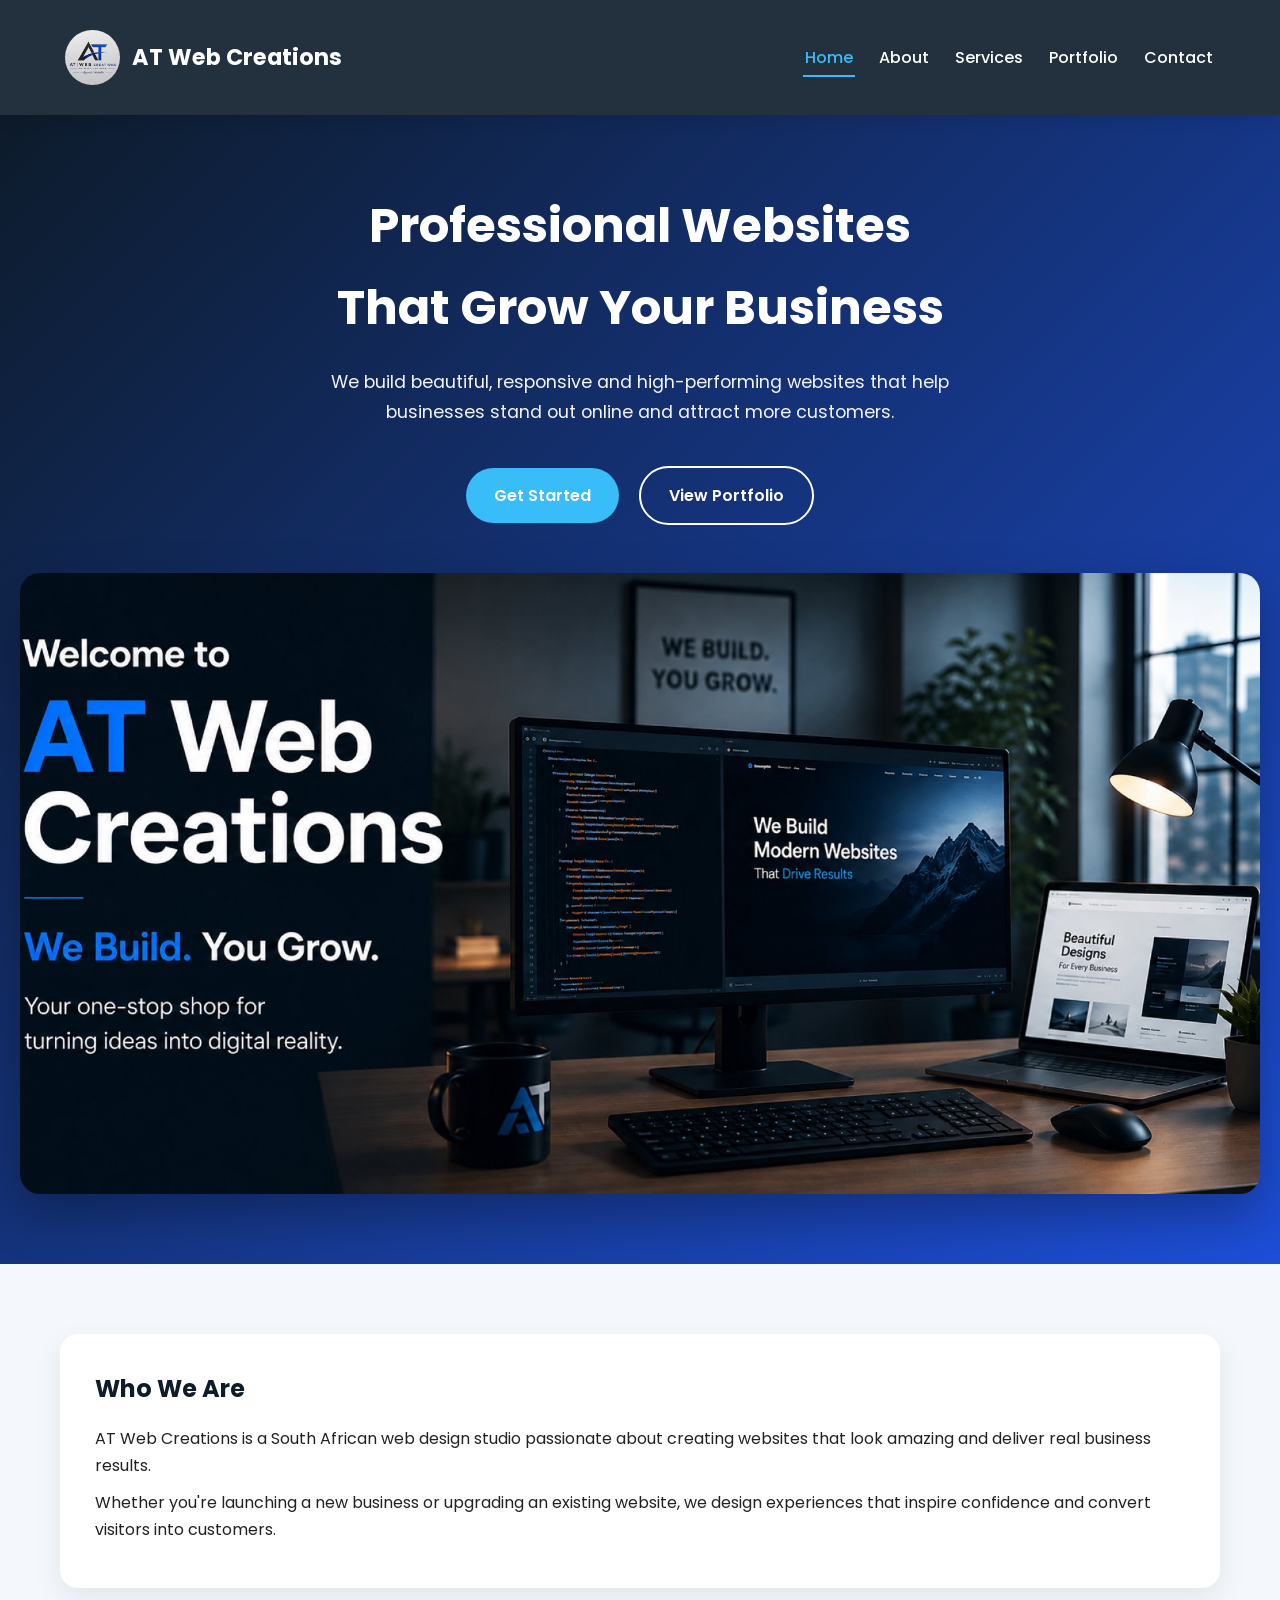
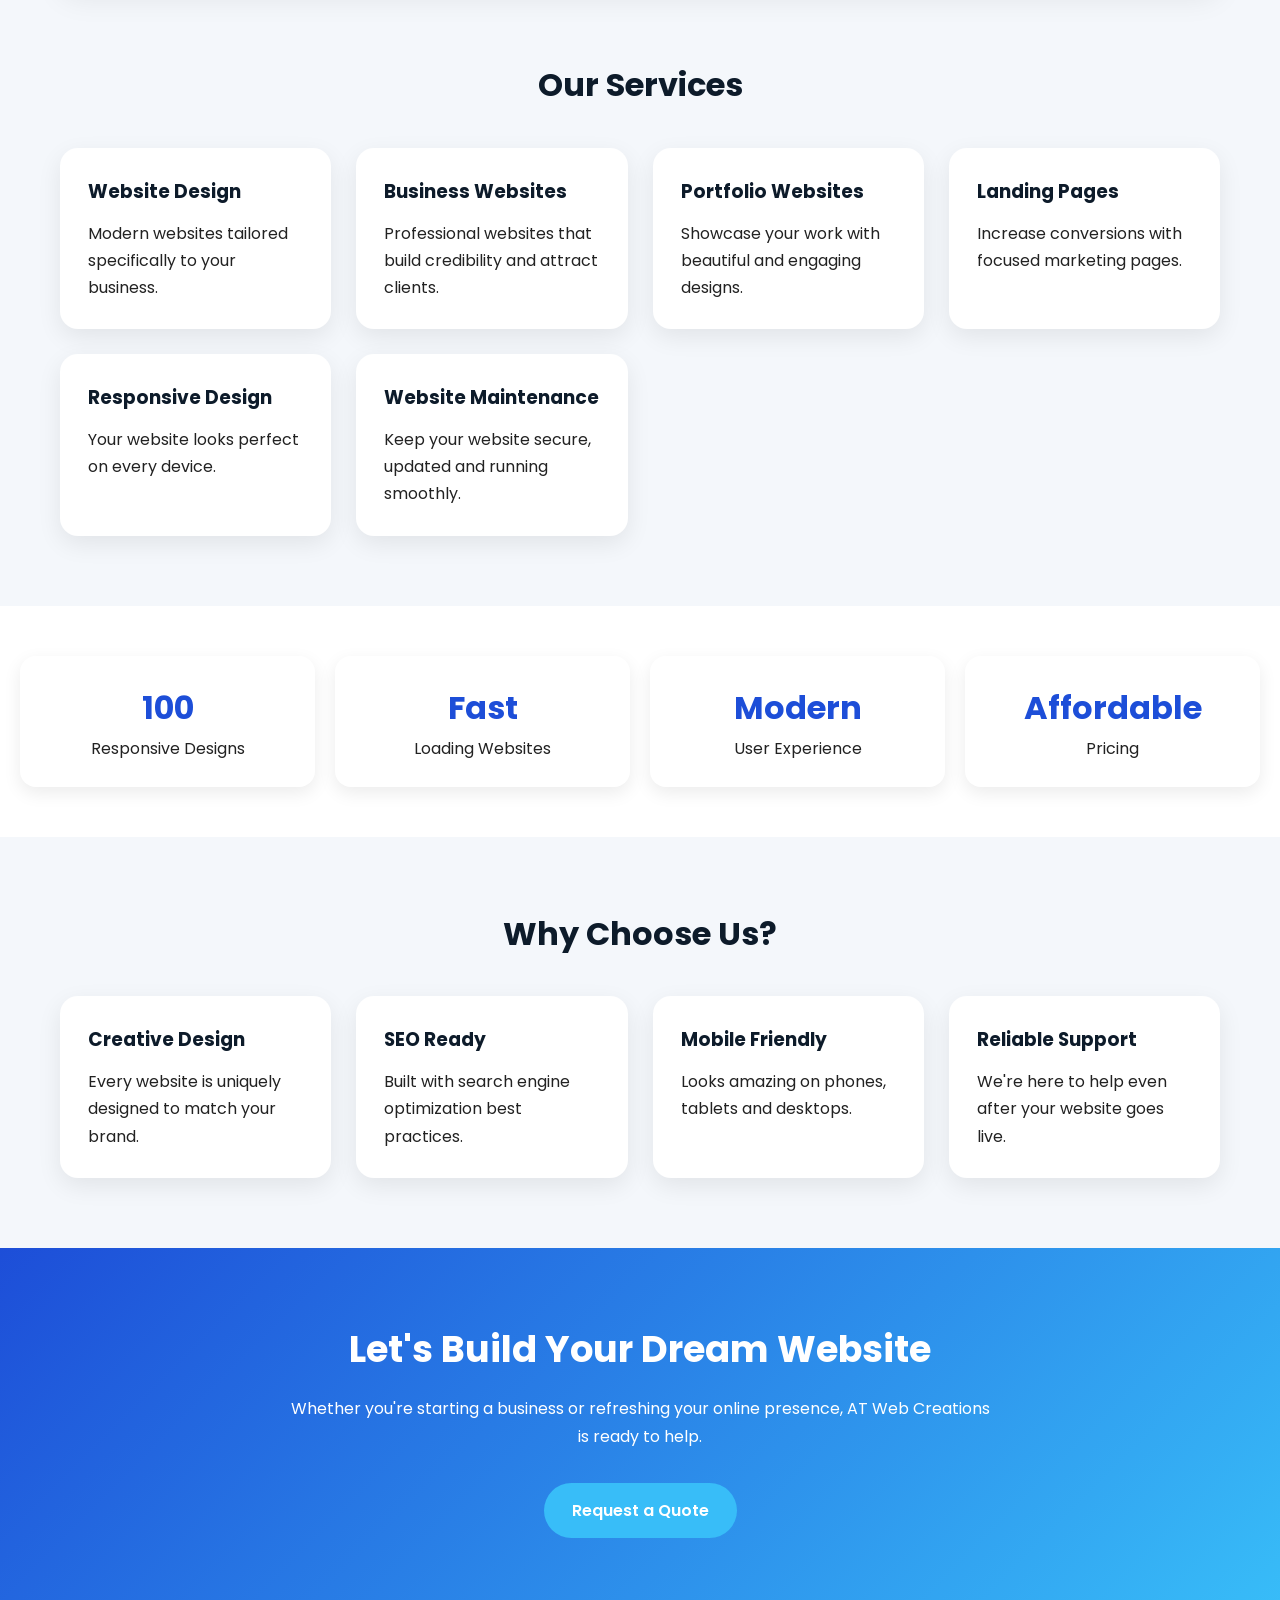
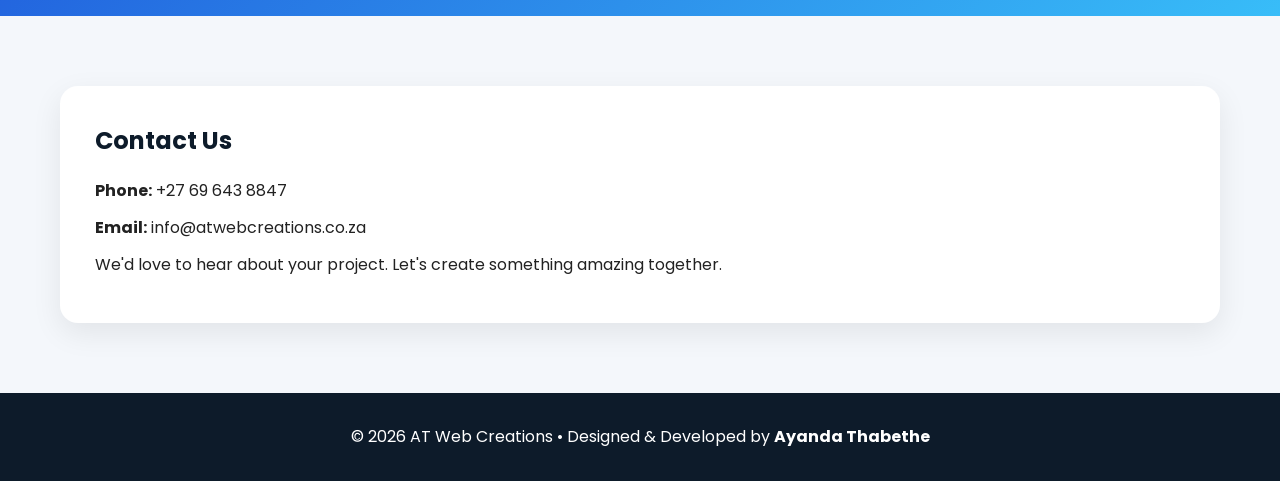
<file: index.html>
<!DOCTYPE html>
<html lang="en">

<head>

<meta charset="UTF-8">
<meta name="viewport" content="width=device-width, initial-scale=1.0">

<title>AT Web Creations | Professional Website Design South Africa</title>

<meta name="description"
content="AT Web Creations designs modern, responsive and affordable websites for businesses, entrepreneurs and personal brands.">

<link rel="stylesheet" href="CSS_assets/mystyle.css">

<script src="myjavascript/script.js" defer></script>

<link href="https://fonts.googleapis.com/css2?family=Poppins:wght@300;400;500;600;700&display=swap" rel="stylesheet">

</head>

<body>

<!-- HEADER -->

<header>

<nav>

<div class="logo">

<a href="index.html">

<img src="images/logo.png" alt="AT Web Creations Logo">

</a>

<h1>AT Web Creations</h1>

</div>

<ul class="navbar">

<li><a href="index.html">Home</a></li>

<li><a href="aboutus.html">About</a></li>

<li><a href="services.html">Services</a></li>

<li><a href="portfolio.html">Portfolio</a></li>

<li><a href="contact.html">Contact</a></li>

</ul>

</nav>

</header>

<!-- HERO -->

<section class="hero reveal">

<div class="hero-content">

<h2>Professional Websites That Grow Your Business</h2>

<p>

We build beautiful, responsive and high-performing websites that help
businesses stand out online and attract more customers.

</p>

<div class="hero-buttons">

<a href="contact.html" class="btn">Get Started</a>

<a href="portfolio.html" class="btn-outline">View Portfolio</a>

</div>

</div>

<div class="hero-image">

<img src="images/AT_webcreations_heroimage.jpg"
alt="Professional Website Design">

</div>

</section>

<!-- ABOUT -->

<section class="container reveal">

<div class="card">

<h2>Who We Are</h2>

<p>

AT Web Creations is a South African web design studio passionate about
creating websites that look amazing and deliver real business results.

</p>

<p>

Whether you're launching a new business or upgrading an existing website,
we design experiences that inspire confidence and convert visitors into
customers.

</p>

</div>

</section>

<!-- SERVICES -->

<section class="container reveal">

<h2 class="section-title">Our Services</h2>

<div class="services-grid">

<div class="service-card">

<h3>Website Design</h3>

<p>Modern websites tailored specifically to your business.</p>

</div>

<div class="service-card">

<h3>Business Websites</h3>

<p>Professional websites that build credibility and attract clients.</p>

</div>

<div class="service-card">

<h3>Portfolio Websites</h3>

<p>Showcase your work with beautiful and engaging designs.</p>

</div>

<div class="service-card">

<h3>Landing Pages</h3>

<p>Increase conversions with focused marketing pages.</p>

</div>

<div class="service-card">

<h3>Responsive Design</h3>

<p>Your website looks perfect on every device.</p>

</div>

<div class="service-card">

<h3>Website Maintenance</h3>

<p>Keep your website secure, updated and running smoothly.</p>

</div>

</div>

</section>

<!-- STATS -->

<section class="stats reveal">

<div class="stat">

<h2>100%</h2>

<p>Responsive Designs</p>

</div>

<div class="stat">

<h2>Fast</h2>

<p>Loading Websites</p>

</div>

<div class="stat">

<h2>Modern</h2>

<p>User Experience</p>

</div>

<div class="stat">

<h2>Affordable</h2>

<p>Pricing</p>

</div>

</section>

<!-- WHY CHOOSE US -->

<section class="container reveal">

<h2 class="section-title">Why Choose Us?</h2>

<div class="services-grid">

<div class="service-card">

<h3>Creative Design</h3>

<p>Every website is uniquely designed to match your brand.</p>

</div>

<div class="service-card">

<h3>SEO Ready</h3>

<p>Built with search engine optimization best practices.</p>

</div>

<div class="service-card">

<h3>Mobile Friendly</h3>

<p>Looks amazing on phones, tablets and desktops.</p>

</div>

<div class="service-card">

<h3>Reliable Support</h3>

<p>We're here to help even after your website goes live.</p>

</div>

</div>

</section>

<!-- CALL TO ACTION -->

<section class="cta reveal">

<h2>Let's Build Your Dream Website</h2>

<p>

Whether you're starting a business or refreshing your online presence,
AT Web Creations is ready to help.

</p>

<a href="contact.html" class="btn">Request a Quote</a>

</section>

<!-- CONTACT -->

<section class="container reveal">

<div class="card">

<h2>Contact Us</h2>

<p><strong>Phone:</strong> +27 69 643 8847</p>

<p><strong>Email:</strong> info@atwebcreations.co.za</p>

<p>

We'd love to hear about your project.
Let's create something amazing together.

</p>

</div>

</section>

<!-- FOOTER -->

<footer>

<p>

© 2026 AT Web Creations • Designed & Developed by
<strong>Ayanda Thabethe</strong>

</p>

</footer>

</body>

</html>
</file>
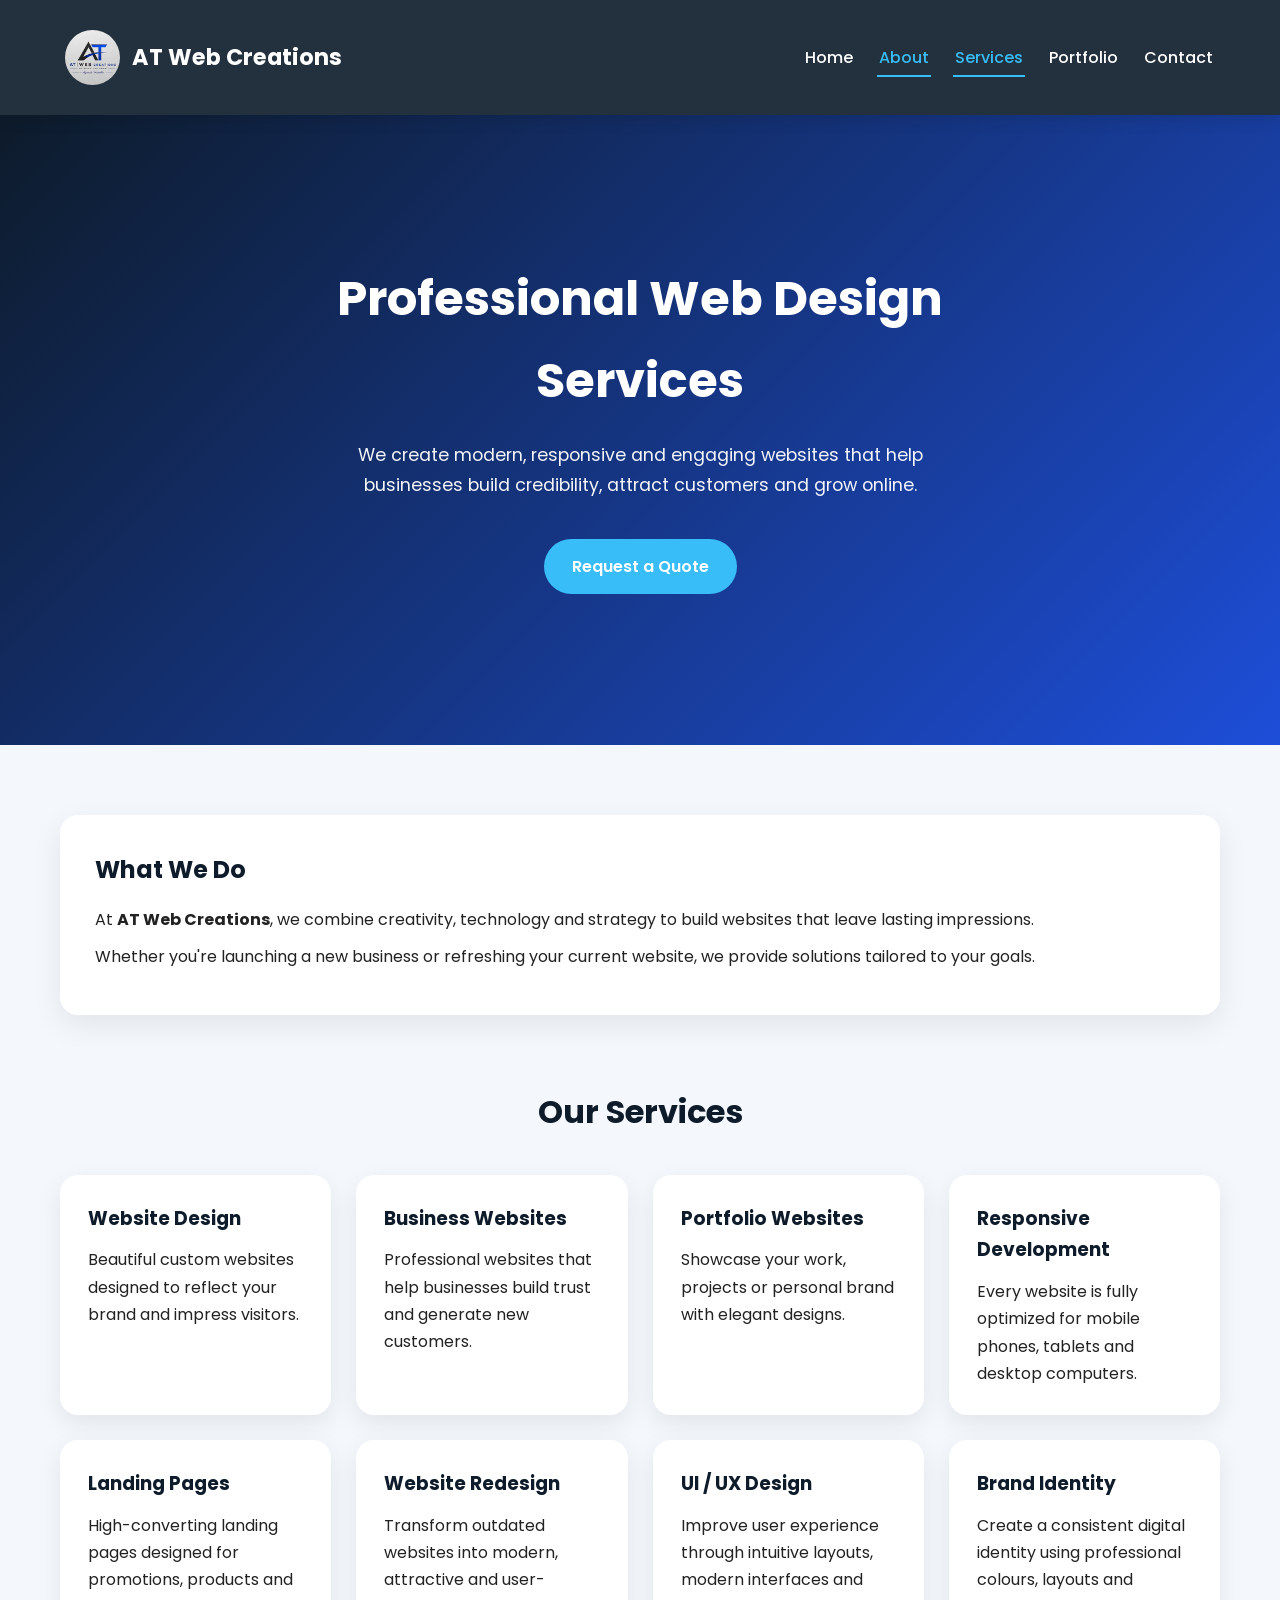
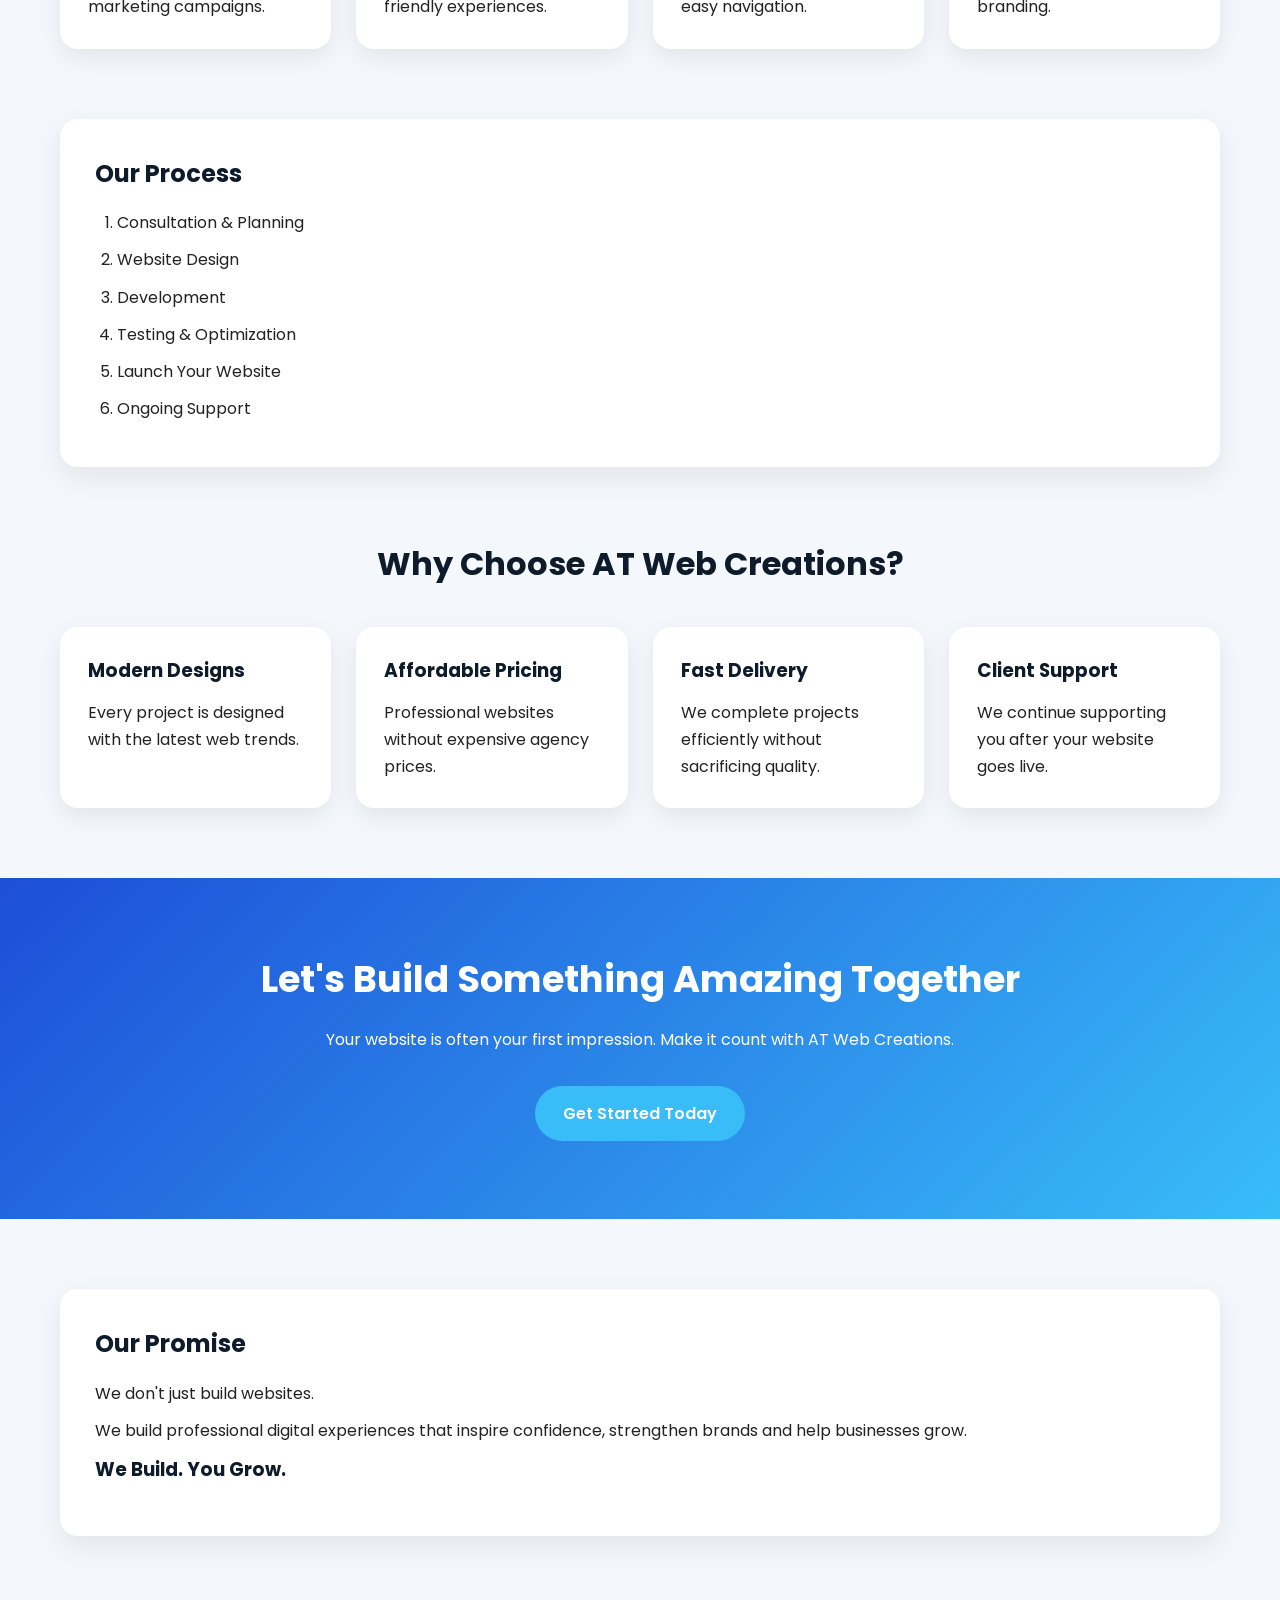
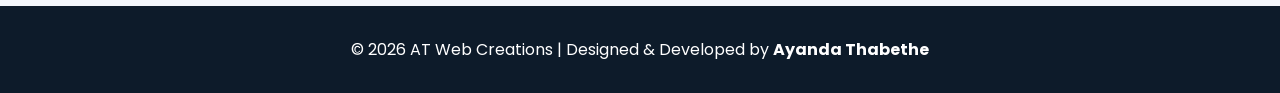
<file: aboutus.html>
<!DOCTYPE html>
<html lang="en">

<head>

    <meta charset="UTF-8">
    <meta name="viewport" content="width=device-width, initial-scale=1.0">

    <title>AT Web Creations | Our Services</title>

    <meta name="description"
        content="Explore the professional web design services offered by AT Web Creations. We create modern, responsive and affordable websites for businesses and personal brands.">

    <!-- CSS -->
    <link rel="stylesheet" href="CSS_assets/mystyle.css">

    <!-- JavaScript -->
    <script src="myjavascript/script.js" defer></script>

    <!-- Google Fonts -->
    <link href="https://fonts.googleapis.com/css2?family=Poppins:wght@300;400;500;600;700&display=swap"
        rel="stylesheet">

</head>

<body>

    <!-- ================= HEADER ================= -->

    <header>

        <nav>

            <div class="logo">

                <a href="index.html">
                    <img src="images/logo.png" alt="AT Web Creations Logo">
                </a>

                <h1>AT Web Creations</h1>

            </div>

            <ul class="navbar">

                <li><a href="index.html">Home</a></li>

                <li><a href="aboutus.html">About</a></li>

                <li><a href="services.html" class="active">Services</a></li>

                <li><a href="portfolio.html">Portfolio</a></li>

                <li><a href="contact.html">Contact</a></li>

            </ul>

        </nav>

    </header>

    <!-- ================= HERO ================= -->

    <section class="hero reveal">

        <div class="hero-content">

            <h2>Professional Web Design Services</h2>

            <p>

                We create modern, responsive and engaging websites that help
                businesses build credibility, attract customers and grow online.

            </p>

            <a href="contact.html" class="btn">
                Request a Quote
            </a>

        </div>

    </section>

    <!-- ================= INTRO ================= -->

    <section class="container reveal">

        <div class="card">

            <h2>What We Do</h2>

            <p>

                At <strong>AT Web Creations</strong>, we combine creativity,
                technology and strategy to build websites that leave lasting
                impressions.

            </p>

            <p>

                Whether you're launching a new business or refreshing your
                current website, we provide solutions tailored to your goals.

            </p>

        </div>

    </section>

    <!-- ================= SERVICES ================= -->

    <section class="container reveal">

        <h2 class="section-title">Our Services</h2>

        <div class="services-grid">

            <div class="service-card">

                <h3>Website Design</h3>

                <p>

                    Beautiful custom websites designed to reflect your brand
                    and impress visitors.

                </p>

            </div>

            <div class="service-card">

                <h3>Business Websites</h3>

                <p>

                    Professional websites that help businesses build trust
                    and generate new customers.

                </p>

            </div>

            <div class="service-card">

                <h3>Portfolio Websites</h3>

                <p>

                    Showcase your work, projects or personal brand with
                    elegant designs.

                </p>

            </div>

            <div class="service-card">

                <h3>Responsive Development</h3>

                <p>

                    Every website is fully optimized for mobile phones,
                    tablets and desktop computers.

                </p>

            </div>

            <div class="service-card">

                <h3>Landing Pages</h3>

                <p>

                    High-converting landing pages designed for promotions,
                    products and marketing campaigns.

                </p>

            </div>

            <div class="service-card">

                <h3>Website Redesign</h3>

                <p>

                    Transform outdated websites into modern, attractive and
                    user-friendly experiences.

                </p>

            </div>

            <div class="service-card">

                <h3>UI / UX Design</h3>

                <p>

                    Improve user experience through intuitive layouts,
                    modern interfaces and easy navigation.

                </p>

            </div>

            <div class="service-card">

                <h3>Brand Identity</h3>

                <p>

                    Create a consistent digital identity using professional
                    colours, layouts and branding.

                </p>

            </div>

        </div>

    </section>

    <!-- ================= PROCESS ================= -->

    <section class="container reveal">

        <div class="card">

            <h2>Our Process</h2>

            <ol>

                <li>Consultation & Planning</li>

                <li>Website Design</li>

                <li>Development</li>

                <li>Testing & Optimization</li>

                <li>Launch Your Website</li>

                <li>Ongoing Support</li>

            </ol>

        </div>

    </section>

    <!-- ================= WHY CHOOSE US ================= -->

    <section class="container reveal">

        <h2 class="section-title">

            Why Choose AT Web Creations?

        </h2>

        <div class="services-grid">

            <div class="service-card">

                <h3>Modern Designs</h3>

                <p>

                    Every project is designed with the latest web trends.

                </p>

            </div>

            <div class="service-card">

                <h3>Affordable Pricing</h3>

                <p>

                    Professional websites without expensive agency prices.

                </p>

            </div>

            <div class="service-card">

                <h3>Fast Delivery</h3>

                <p>

                    We complete projects efficiently without sacrificing quality.

                </p>

            </div>

            <div class="service-card">

                <h3>Client Support</h3>

                <p>

                    We continue supporting you after your website goes live.

                </p>

            </div>

        </div>

    </section>

    <!-- ================= CALL TO ACTION ================= -->

    <section class="cta reveal">

        <h2>Let's Build Something Amazing Together</h2>

        <p>

            Your website is often your first impression.
            Make it count with AT Web Creations.

        </p>

        <a href="contact.html" class="btn">

            Get Started Today

        </a>

    </section>

    <!-- ================= PROMISE ================= -->

    <section class="container reveal">

        <div class="card">

            <h2>Our Promise</h2>

            <p>

                We don't just build websites.

            </p>

            <p>

                We build professional digital experiences that inspire
                confidence, strengthen brands and help businesses grow.

            </p>

            <h3>

                We Build. You Grow.

            </h3>

        </div>

    </section>

    <!-- ================= FOOTER ================= -->

    <footer>

        <p>

            © 2026 AT Web Creations |
            Designed & Developed by
            <strong>Ayanda Thabethe</strong>

        </p>

    </footer>

</body>

</html>
</file>
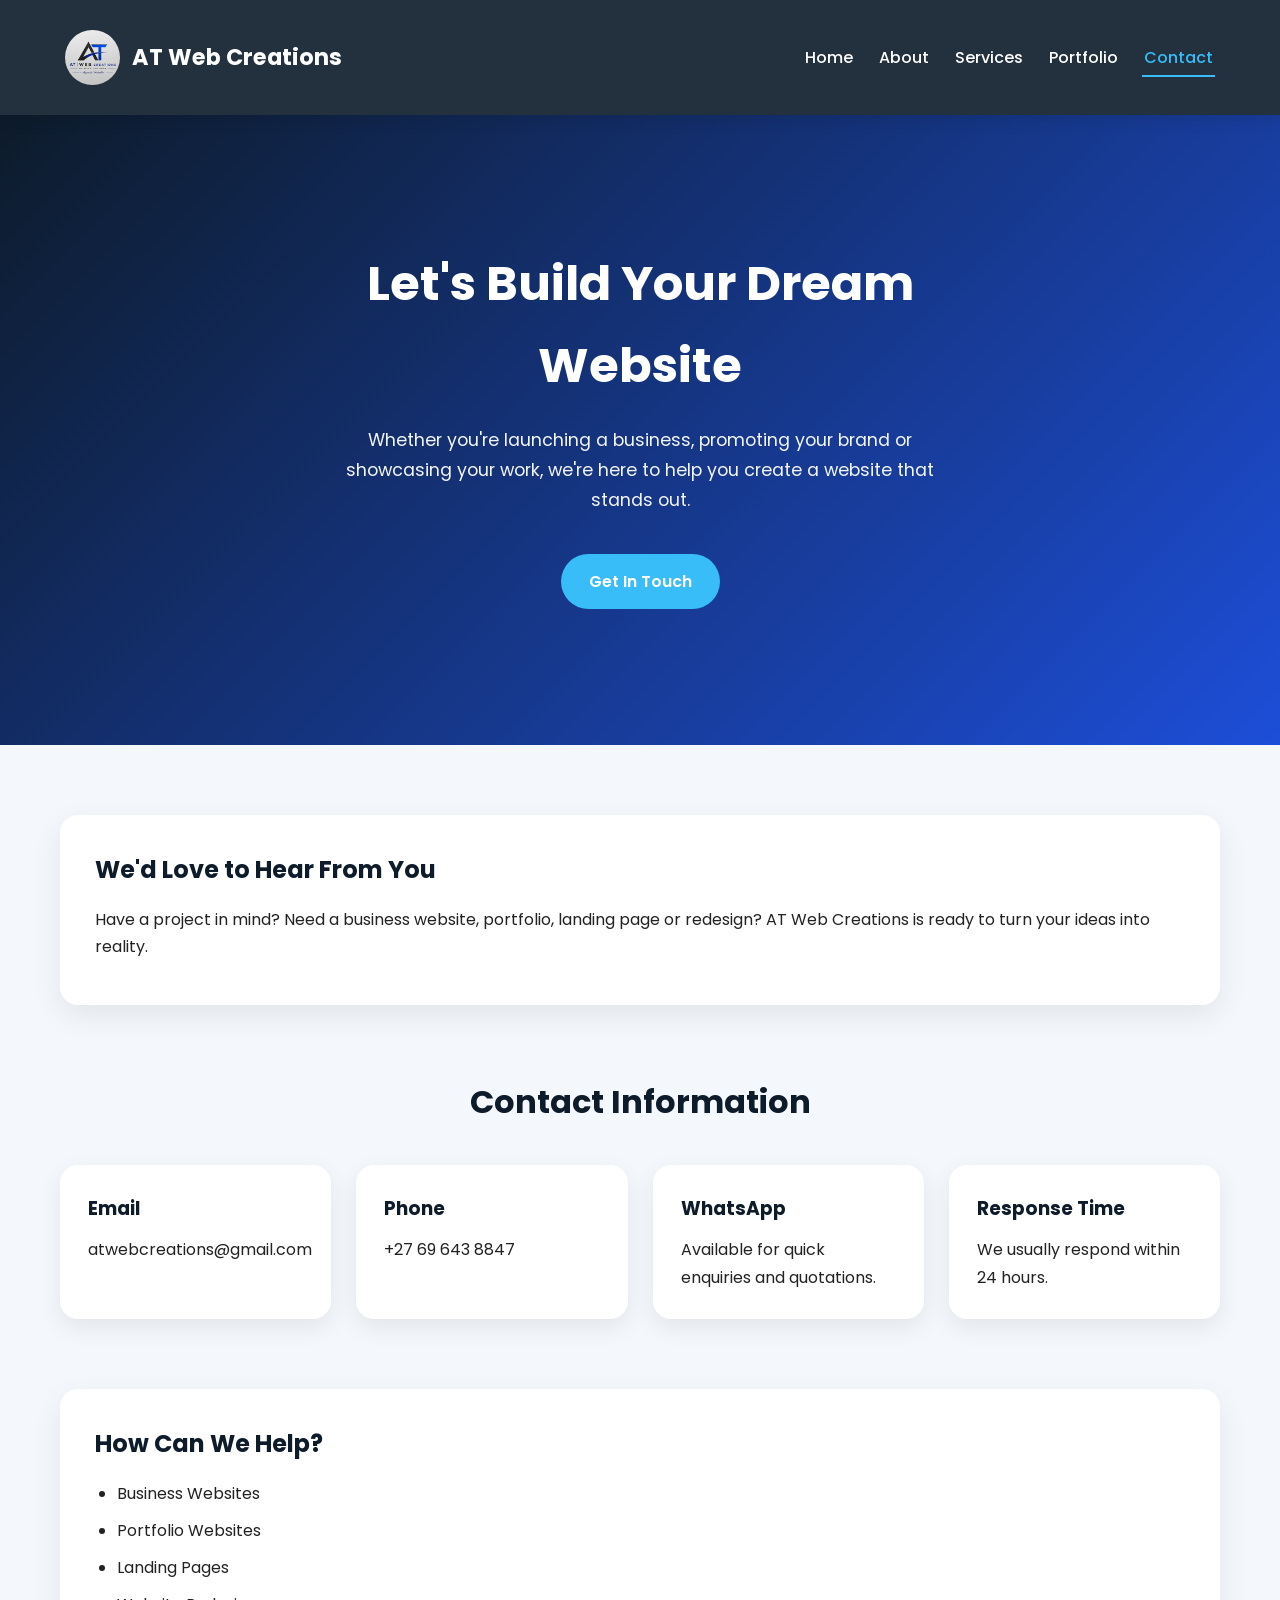
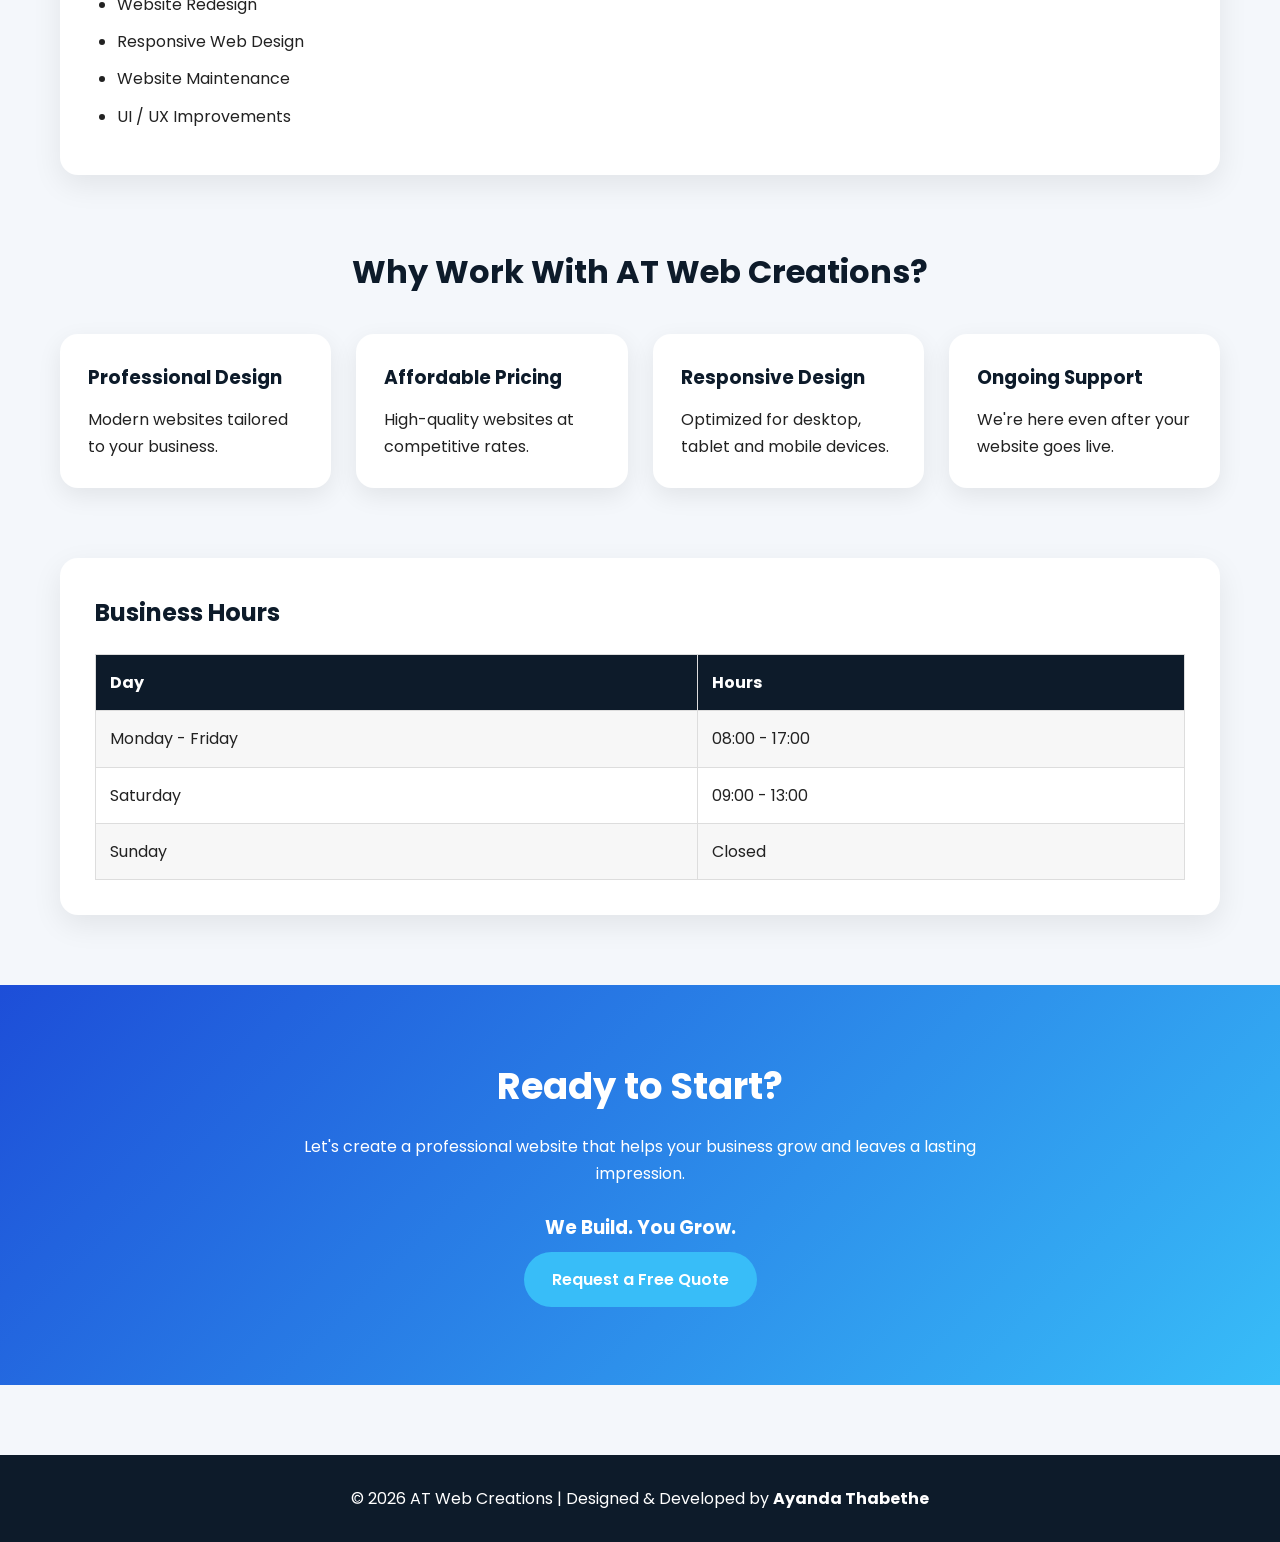
<file: contact.html>
<!DOCTYPE html>
<html lang="en">

<head>

    <meta charset="UTF-8">
    <meta name="viewport" content="width=device-width, initial-scale=1.0">

    <title>AT Web Creations | Contact Us</title>

    <meta name="description"
        content="Get in touch with AT Web Creations for professional website design, business websites, portfolio websites and digital solutions.">

    <!-- CSS -->
    <link rel="stylesheet" href="CSS_assets/mystyle.css">

    <!-- JavaScript -->
    <script src="myjavascript/script.js" defer></script>

    <!-- Google Fonts -->
    <link href="https://fonts.googleapis.com/css2?family=Poppins:wght@300;400;500;600;700&display=swap"
        rel="stylesheet">

</head>

<body>

    <!-- ================= HEADER ================= -->

    <header>

        <nav>

            <div class="logo">

                <a href="index.html">

                    <img src="images/logo.png" alt="AT Web Creations Logo">

                </a>

                <h1>AT Web Creations</h1>

            </div>

            <ul class="navbar">

                <li><a href="index.html">Home</a></li>

                <li><a href="aboutus.html">About</a></li>

                <li><a href="services.html">Services</a></li>

                <li><a href="portfolio.html">Portfolio</a></li>

                <li><a href="contact.html" class="active">Contact</a></li>

            </ul>

        </nav>

    </header>

    <!-- ================= HERO ================= -->

    <section class="hero reveal">

        <div class="hero-content">

            <h2>Let's Build Your Dream Website</h2>

            <p>

                Whether you're launching a business, promoting your brand or
                showcasing your work, we're here to help you create a website
                that stands out.

            </p>

            <a href="mailto:atwebcreations@gmail.com" class="btn">

                Get In Touch

            </a>

        </div>

    </section>

    <!-- ================= CONTACT INTRO ================= -->

    <section class="container reveal">

        <div class="card">

            <h2>We'd Love to Hear From You</h2>

            <p>

                Have a project in mind?

                Need a business website, portfolio, landing page or redesign?

                AT Web Creations is ready to turn your ideas into reality.

            </p>

        </div>

    </section>

    <!-- ================= CONTACT DETAILS ================= -->

    <section class="container reveal">

        <h2 class="section-title">

            Contact Information

        </h2>

        <div class="services-grid">

            <div class="service-card">

                <h3>Email</h3>

                <p>

                    atwebcreations@gmail.com

                </p>

            </div>

            <div class="service-card">

                <h3>Phone</h3>

                <p>

                    +27 69 643 8847

                </p>

            </div>

            <div class="service-card">

                <h3>WhatsApp</h3>

                <p>

                    Available for quick enquiries and quotations.

                </p>

            </div>

            <div class="service-card">

                <h3>Response Time</h3>

                <p>

                    We usually respond within 24 hours.

                </p>

            </div>

        </div>

    </section>

    <!-- ================= SERVICES WE CAN HELP WITH ================= -->

    <section class="container reveal">

        <div class="card">

            <h2>How Can We Help?</h2>

            <ul>

                <li>Business Websites</li>

                <li>Portfolio Websites</li>

                <li>Landing Pages</li>

                <li>Website Redesign</li>

                <li>Responsive Web Design</li>

                <li>Website Maintenance</li>

                <li>UI / UX Improvements</li>

            </ul>

        </div>

    </section>

    <!-- ================= WHY CONTACT US ================= -->

    <section class="container reveal">

        <h2 class="section-title">

            Why Work With AT Web Creations?

        </h2>

        <div class="services-grid">

            <div class="service-card">

                <h3>Professional Design</h3>

                <p>

                    Modern websites tailored to your business.

                </p>

            </div>

            <div class="service-card">

                <h3>Affordable Pricing</h3>

                <p>

                    High-quality websites at competitive rates.

                </p>

            </div>

            <div class="service-card">

                <h3>Responsive Design</h3>

                <p>

                    Optimized for desktop, tablet and mobile devices.

                </p>

            </div>

            <div class="service-card">

                <h3>Ongoing Support</h3>

                <p>

                    We're here even after your website goes live.

                </p>

            </div>

        </div>

    </section>

    <!-- ================= WORKING HOURS ================= -->

    <section class="container reveal">

        <div class="card">

            <h2>Business Hours</h2>

            <table class="pricing-table">

                <tr>

                    <th>Day</th>

                    <th>Hours</th>

                </tr>

                <tr>

                    <td>Monday - Friday</td>

                    <td>08:00 - 17:00</td>

                </tr>

                <tr>

                    <td>Saturday</td>

                    <td>09:00 - 13:00</td>

                </tr>

                <tr>

                    <td>Sunday</td>

                    <td>Closed</td>

                </tr>

            </table>

        </div>

    </section>

    <!-- ================= CALL TO ACTION ================= -->

    <section class="cta reveal">

        <h2>

            Ready to Start?

        </h2>

        <p>

            Let's create a professional website that helps
            your business grow and leaves a lasting impression.

        </p>

        <h3>

            We Build. You Grow.

        </h3>

        <a href="mailto:atwebcreations@gmail.com" class="btn">

            Request a Free Quote

        </a>

    </section>

    <!-- ================= FOOTER ================= -->

    <footer>

        <p>

            © 2026 AT Web Creations |
            Designed & Developed by
            <strong>Ayanda Thabethe</strong>

        </p>

    </footer>

</body>

</html>
</file>
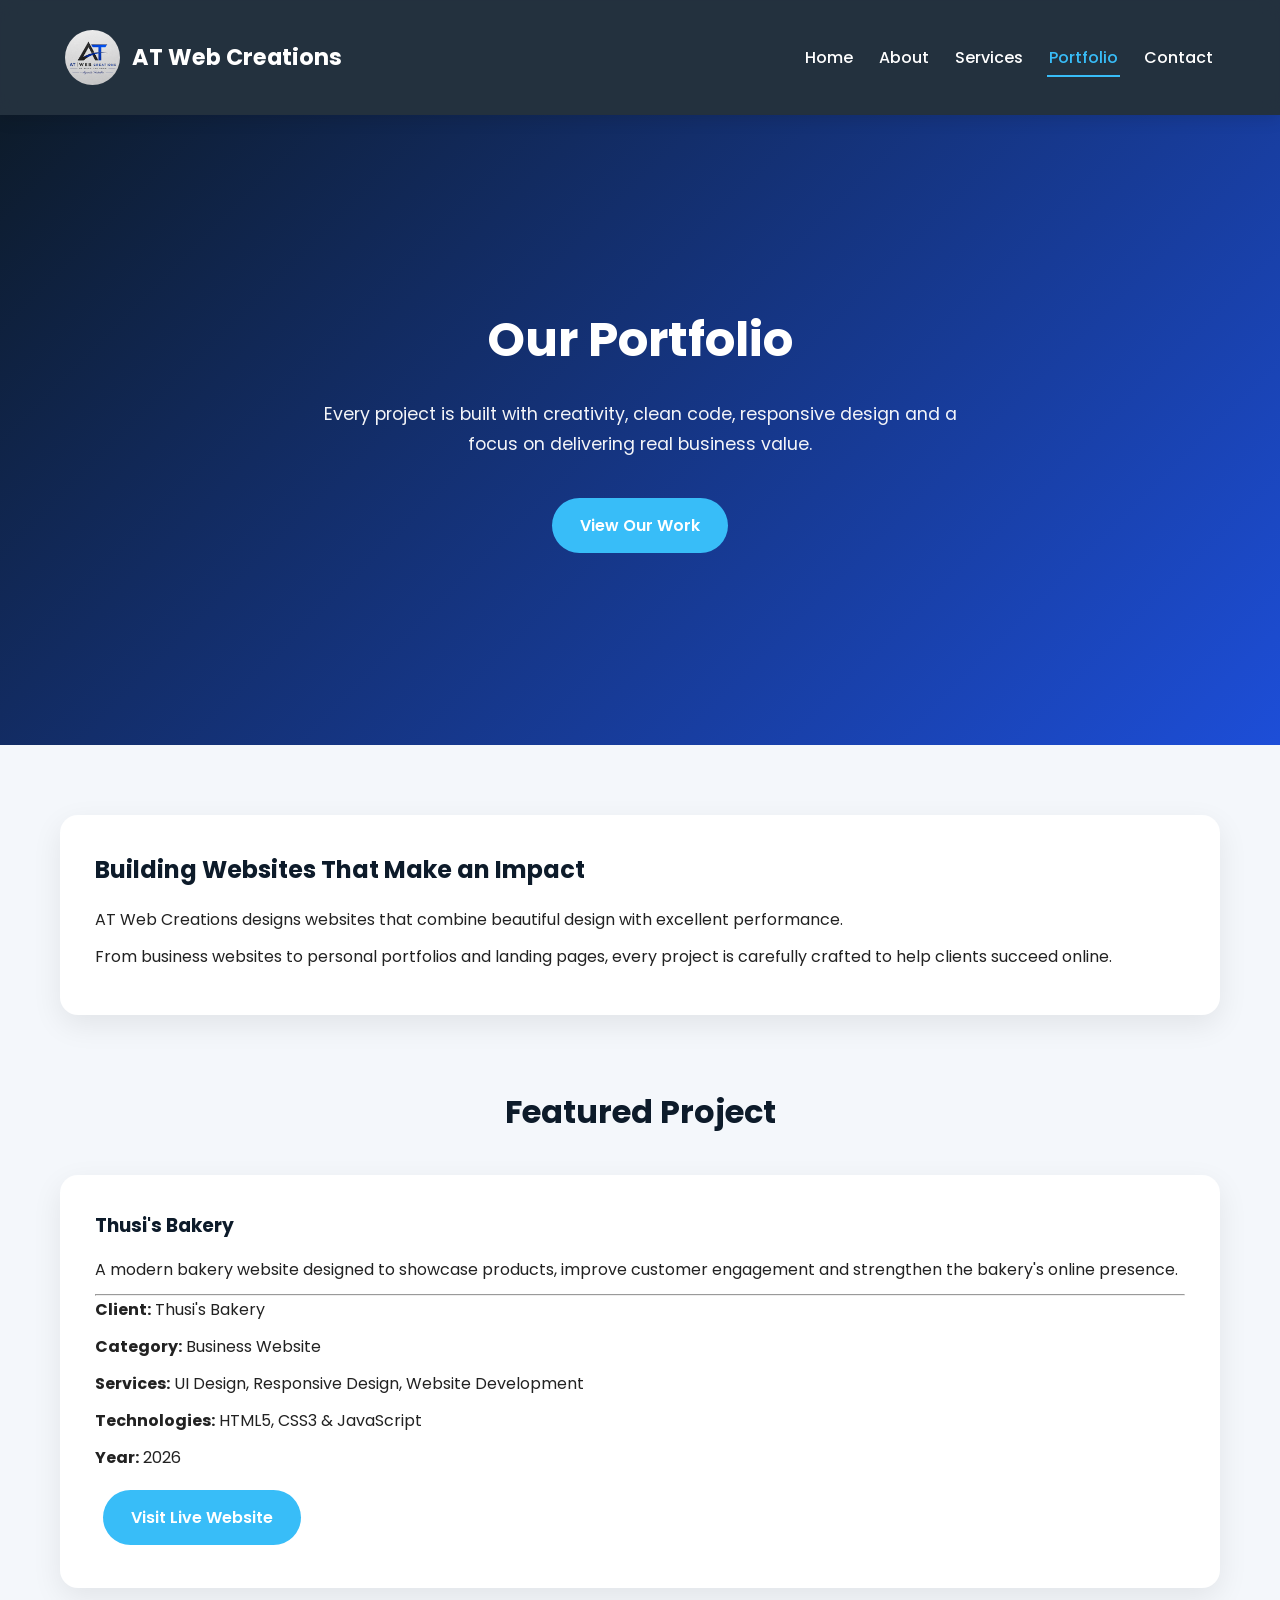
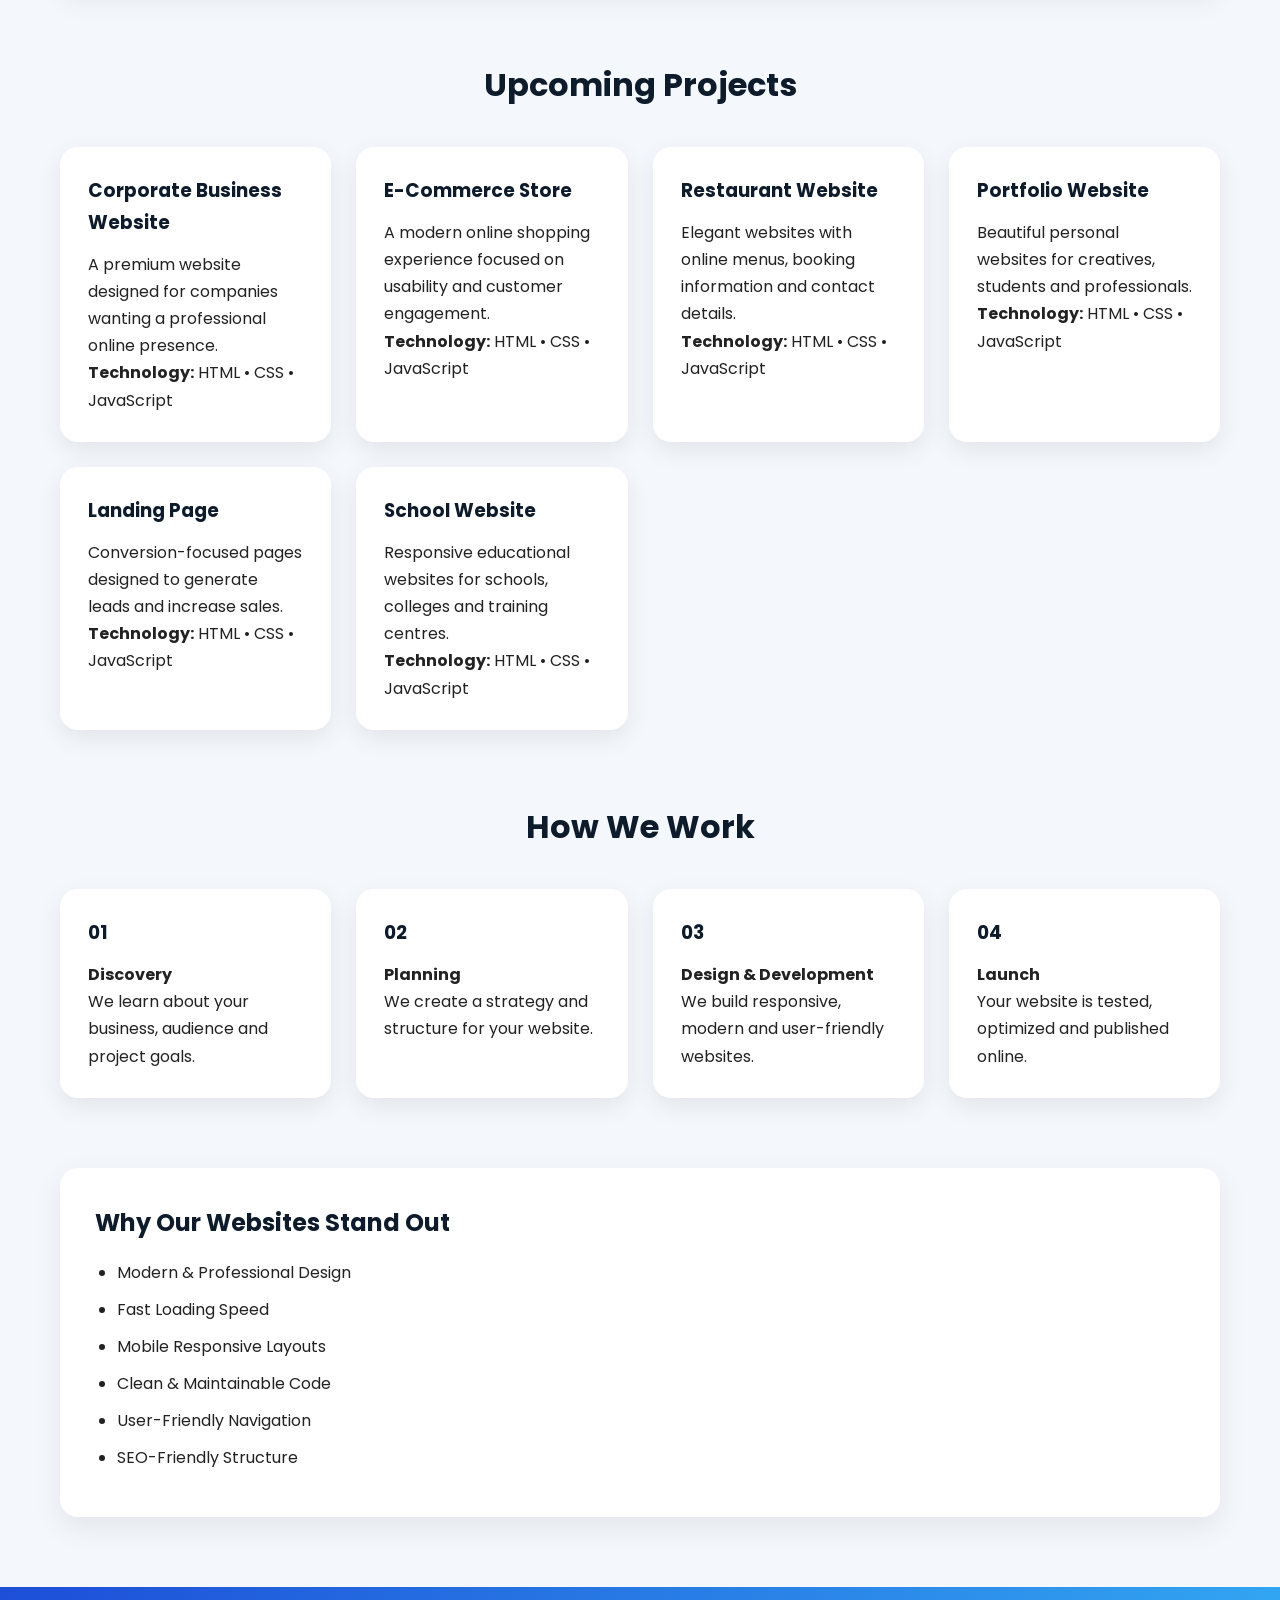
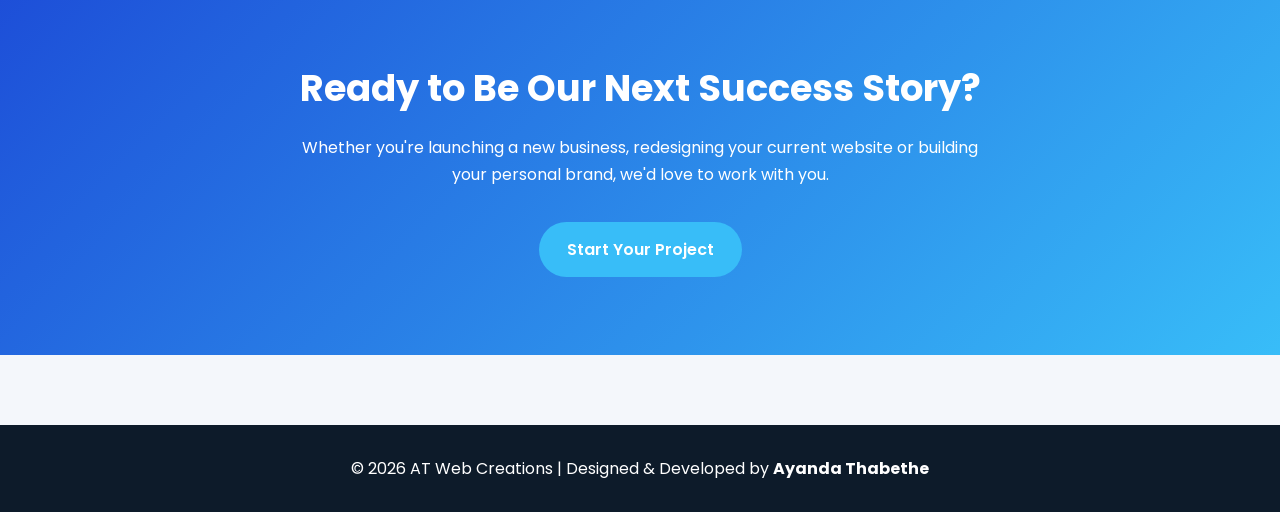
<file: portfolio.html>
<!DOCTYPE html>
<html lang="en">

<head>

    <meta charset="UTF-8">
    <meta name="viewport" content="width=device-width, initial-scale=1.0">

    <title>AT Web Creations | Portfolio</title>

    <meta name="description"
        content="Explore the portfolio of AT Web Creations. View our web design projects, responsive websites and modern digital solutions built for businesses and personal brands.">

    <!-- CSS -->
    <link rel="stylesheet" href="CSS_assets/mystyle.css">

    <!-- JavaScript -->
    <script src="myjavascript/script.js" defer></script>

    <!-- Google Fonts -->
    <link href="https://fonts.googleapis.com/css2?family=Poppins:wght@300;400;500;600;700&display=swap"
        rel="stylesheet">

</head>

<body>

    <!-- ================= HEADER ================= -->

    <header>

        <nav>

            <div class="logo">

                <a href="index.html">

                    <img src="images/logo.png" alt="AT Web Creations Logo">

                </a>

                <h1>AT Web Creations</h1>

            </div>

            <ul class="navbar">

                <li><a href="index.html">Home</a></li>

                <li><a href="aboutus.html">About</a></li>

                <li><a href="services.html">Services</a></li>

                <li><a href="portfolio.html" class="active">Portfolio</a></li>

                <li><a href="contact.html">Contact</a></li>

            </ul>

        </nav>

    </header>

    <!-- ================= HERO ================= -->

    <section class="hero reveal">

        <div class="hero-content">

            <h2>Our Portfolio</h2>

            <p>

                Every project is built with creativity, clean code,
                responsive design and a focus on delivering real business value.

            </p>

            <a href="#featured-project" class="btn">

                View Our Work

            </a>

        </div>

    </section>

    <!-- ================= INTRO ================= -->

    <section class="container reveal">

        <div class="card">

            <h2>Building Websites That Make an Impact</h2>

            <p>

                AT Web Creations designs websites that combine beautiful
                design with excellent performance.

            </p>

            <p>

                From business websites to personal portfolios and landing
                pages, every project is carefully crafted to help clients
                succeed online.

            </p>

        </div>

    </section>

    <!-- ================= FEATURED PROJECT ================= -->

    <section class="container reveal" id="featured-project">

        <h2 class="section-title">

            Featured Project

        </h2>

        <div class="card">

            <!-- Optional screenshot -->

            <!--
            <img src="images/thusi-bakery.jpg"
                alt="Thusi's Bakery Website"
                class="project-image">
            -->

            <h3>Thusi's Bakery</h3>

            <p>

                A modern bakery website designed to showcase products,
                improve customer engagement and strengthen the bakery's
                online presence.

            </p>

            <hr>

            <p><strong>Client:</strong> Thusi's Bakery</p>

            <p><strong>Category:</strong> Business Website</p>

            <p><strong>Services:</strong> UI Design, Responsive Design, Website Development</p>

            <p><strong>Technologies:</strong> HTML5, CSS3 & JavaScript</p>

            <p><strong>Year:</strong> 2026</p>

            <a href="https://ayanda-sketch520.github.io/root/"
                target="_blank"
                class="btn">

                Visit Live Website

            </a>

        </div>

    </section>

    <!-- ================= PROJECTS ================= -->

    <section class="container reveal">

        <h2 class="section-title">

            Upcoming Projects

        </h2>

        <div class="services-grid">

            <div class="service-card">

                <h3>Corporate Business Website</h3>

                <p>

                    A premium website designed for companies wanting
                    a professional online presence.

                </p>

                <p><strong>Technology:</strong> HTML • CSS • JavaScript</p>

            </div>

            <div class="service-card">

                <h3>E-Commerce Store</h3>

                <p>

                    A modern online shopping experience focused on
                    usability and customer engagement.

                </p>

                <p><strong>Technology:</strong> HTML • CSS • JavaScript</p>

            </div>

            <div class="service-card">

                <h3>Restaurant Website</h3>

                <p>

                    Elegant websites with online menus,
                    booking information and contact details.

                </p>

                <p><strong>Technology:</strong> HTML • CSS • JavaScript</p>

            </div>

            <div class="service-card">

                <h3>Portfolio Website</h3>

                <p>

                    Beautiful personal websites for creatives,
                    students and professionals.

                </p>

                <p><strong>Technology:</strong> HTML • CSS • JavaScript</p>

            </div>

            <div class="service-card">

                <h3>Landing Page</h3>

                <p>

                    Conversion-focused pages designed to
                    generate leads and increase sales.

                </p>

                <p><strong>Technology:</strong> HTML • CSS • JavaScript</p>

            </div>

            <div class="service-card">

                <h3>School Website</h3>

                <p>

                    Responsive educational websites for schools,
                    colleges and training centres.

                </p>

                <p><strong>Technology:</strong> HTML • CSS • JavaScript</p>

            </div>

        </div>

    </section>

    <!-- ================= OUR PROCESS ================= -->

    <section class="container reveal">

        <h2 class="section-title">

            How We Work

        </h2>

        <div class="services-grid">

            <div class="service-card">

                <h3>01</h3>

                <h4>Discovery</h4>

                <p>

                    We learn about your business,
                    audience and project goals.

                </p>

            </div>

            <div class="service-card">

                <h3>02</h3>

                <h4>Planning</h4>

                <p>

                    We create a strategy and structure
                    for your website.

                </p>

            </div>

            <div class="service-card">

                <h3>03</h3>

                <h4>Design & Development</h4>

                <p>

                    We build responsive, modern and
                    user-friendly websites.

                </p>

            </div>

            <div class="service-card">

                <h3>04</h3>

                <h4>Launch</h4>

                <p>

                    Your website is tested,
                    optimized and published online.

                </p>

            </div>

        </div>

    </section>

    <!-- ================= WHY OUR WORK STANDS OUT ================= -->

    <section class="container reveal">

        <div class="card">

            <h2>Why Our Websites Stand Out</h2>

            <ul>

                <li>Modern & Professional Design</li>

                <li>Fast Loading Speed</li>

                <li>Mobile Responsive Layouts</li>

                <li>Clean & Maintainable Code</li>

                <li>User-Friendly Navigation</li>

                <li>SEO-Friendly Structure</li>

            </ul>

        </div>

    </section>

    <!-- ================= CALL TO ACTION ================= -->

    <section class="cta reveal">

        <h2>

            Ready to Be Our Next Success Story?

        </h2>

        <p>

            Whether you're launching a new business,
            redesigning your current website or building
            your personal brand, we'd love to work with you.

        </p>

        <a href="contact.html" class="btn">

            Start Your Project

        </a>

    </section>

    <!-- ================= FOOTER ================= -->

    <footer>

        <p>

            © 2026 AT Web Creations |
            Designed & Developed by
            <strong>Ayanda Thabethe</strong>

        </p>

    </footer>

</body>

</html>
</file>
<file: CSS_assets/mystyle.css>
/* AT Web Creations - mystyle.css */

/* RESET */
*{margin:0;padding:0;box-sizing:border-box}
html{scroll-behavior:smooth}
body{
font-family:'Poppins',sans-serif;
background:#f4f7fb;
color:#222;
line-height:1.7;
overflow-x:hidden;
}
a{text-decoration:none;color:inherit}
img{max-width:100%;display:block}

/* HEADER */
header{
position:sticky;top:0;z-index:999;
background:rgba(13,27,42,.95);
backdrop-filter:blur(10px);
box-shadow:0 4px 15px rgba(0,0,0,.15)
}
nav{
max-width:1200px;
margin:auto;
padding:15px 25px;
display:flex;
justify-content:space-between;
align-items:center;
gap:20px;
flex-wrap:wrap
}
.logo{display:flex;align-items:center;gap:12px}
.logo img{width:55px;height:55px;border-radius:50%}
.logo h1{color:#fff;font-size:1.4rem}

.navbar{display:flex;list-style:none;gap:22px;flex-wrap:wrap}
.navbar a{
color:#fff;
font-weight:500;
padding:8px 2px;
position:relative
}
.navbar a::after{
content:"";
position:absolute;
left:0;bottom:0;
width:0;height:2px;
background:#38bdf8;
transition:.3s
}
.navbar a:hover::after,
.navbar a.active::after{width:100%}
.navbar a.active{color:#38bdf8}

/* LAYOUT */
.container{
max-width:1200px;
margin:70px auto;
padding:0 20px;
}
.section-title{
text-align:center;
margin-bottom:35px;
font-size:2rem;
color:#0d1b2a;
}

/* HERO */
.hero{
min-height:70vh;
display:flex;
align-items:center;
justify-content:center;
gap:40px;
padding:70px 20px;
background:linear-gradient(135deg,#0d1b2a,#1d4ed8);
color:#fff;
flex-wrap:wrap;
text-align:center;
}
.hero-content{max-width:650px}
.hero-content h2{
font-size:3rem;
margin-bottom:20px;
}
.hero-content p{
font-size:1.1rem;
margin-bottom:30px;
opacity:.95;
}
.hero-image img,.hero img{
border-radius:20px;
box-shadow:0 20px 50px rgba(0,0,0,.3)
}

/* BUTTONS */
.btn,.btn-outline,.cta-button{
display:inline-block;
padding:14px 28px;
border-radius:999px;
font-weight:600;
transition:.3s;
margin:8px;
}
.btn,.cta-button{
background:#38bdf8;
color:#fff;
}
.btn:hover,.cta-button:hover{
background:#0ea5e9;
transform:translateY(-3px);
}
.btn-outline{
border:2px solid #fff;
color:#fff;
}
.btn-outline:hover{
background:#fff;
color:#0d1b2a;
}

/* CARD */
.card{
background:#fff;
padding:35px;
border-radius:18px;
box-shadow:0 10px 30px rgba(0,0,0,.08);
margin-bottom:30px;
transition:.3s;
}
.card:hover{
transform:translateY(-8px);
}
.card h2,.card h3{color:#0d1b2a;margin-bottom:15px}
.card p,.card li{margin-bottom:10px}

/* GRID */
.services-grid,.pricing-grid{
display:grid;
grid-template-columns:repeat(auto-fit,minmax(260px,1fr));
gap:25px;
}
.service-card,.price-card{
background:#fff;
padding:28px;
border-radius:18px;
box-shadow:0 8px 25px rgba(0,0,0,.08);
transition:.3s;
}
.service-card:hover,.price-card:hover{
transform:translateY(-8px);
}
.service-card h3{margin-bottom:12px;color:#0d1b2a}

/* TABLE */
.pricing-table{
width:100%;
border-collapse:collapse;
margin-top:20px;
}
.pricing-table th{
background:#0d1b2a;
color:#fff;
}
.pricing-table th,.pricing-table td{
padding:14px;
border:1px solid #ddd;
text-align:left;
}
.pricing-table tr:nth-child(even){background:#f7f7f7}

/* CTA */
.cta{
background:linear-gradient(135deg,#1d4ed8,#38bdf8);
color:#fff;
padding:70px 20px;
text-align:center;
}
.cta h2{font-size:2.3rem;margin-bottom:15px}
.cta p{max-width:700px;margin:0 auto 25px}

/* STATS */
.stats{
display:grid;
grid-template-columns:repeat(auto-fit,minmax(180px,1fr));
gap:20px;
padding:50px 20px;
background:#fff;
text-align:center;
}
.stat{
padding:25px;
border-radius:16px;
box-shadow:0 6px 18px rgba(0,0,0,.08);
}
.stat h2{color:#1d4ed8;font-size:2rem}

/* REVEAL */
.reveal{opacity:0;transform:translateY(40px);transition:.7s}
.reveal.active{opacity:1;transform:none}

/* FOOTER */
footer{
background:#0d1b2a;
color:#fff;
text-align:center;
padding:30px 20px;
margin-top:70px;
}

/* LISTS */
ul,ol{padding-left:22px}

/* MOBILE */
@media(max-width:768px){
nav{justify-content:center}
.navbar{justify-content:center}
.hero-content h2{font-size:2.2rem}
.hero{min-height:60vh}
.logo h1{font-size:1.15rem}
}
</file>
